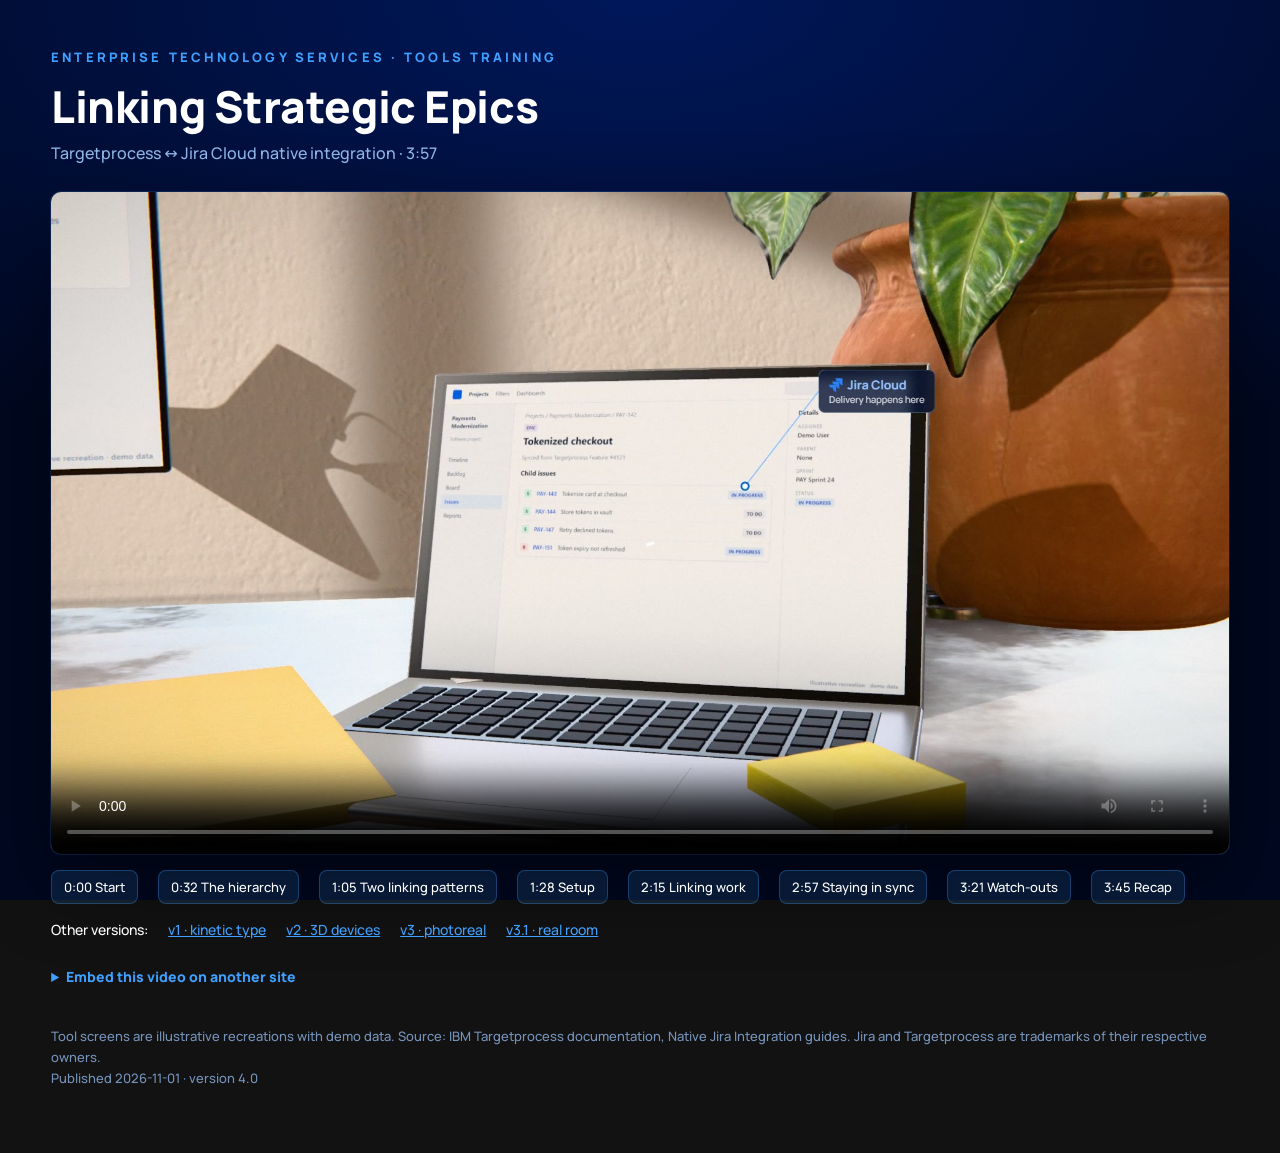
<file: index.html>
<!DOCTYPE html>
<html lang="en">
<head>
<meta charset="utf-8">
<meta name="viewport" content="width=device-width, initial-scale=1">
<meta name="robots" content="noindex, nofollow">
<title>Linking Strategic Epics · Targetprocess ↔ Jira Cloud tools training</title>
<link rel="stylesheet" href="css/site.css">
</head>
<body>
<main>
  <p class="kicker">Enterprise Technology Services · Tools training</p>
  <h1>Linking Strategic Epics</h1>
  <p class="sub">Targetprocess ↔ Jira Cloud native integration · 3:57</p>
  <video id="film" controls preload="metadata" playsinline poster="images/poster.jpg">
    <source src="video/linking-strategic-epics.mp4" type="video/mp4">
    <track kind="captions" src="video/linking-strategic-epics.en.vtt" srclang="en" label="English">
  </video>
  <nav class="chapters" aria-label="Chapters">
    <button type="button" data-t="0.00">0:00 Start</button>
    <button type="button" data-t="32.32">0:32 The hierarchy</button>
    <button type="button" data-t="64.65">1:05 Two linking patterns</button>
    <button type="button" data-t="88.34">1:28 Setup</button>
    <button type="button" data-t="135.40">2:15 Linking work</button>
    <button type="button" data-t="177.14">2:57 Staying in sync</button>
    <button type="button" data-t="200.62">3:21 Watch-outs</button>
    <button type="button" data-t="225.05">3:45 Recap</button>
  </nav>
  <nav aria-label="Other versions"><span>Other versions:</span>
    <a href="https://lorneh12.github.io/linking-strategic-epics/">v1 · kinetic type</a>
    <a href="https://lorneh12.github.io/linking-strategic-epics-v2/">v2 · 3D devices</a>
    <a href="https://lorneh12.github.io/linking-strategic-epics-v3/">v3 · photoreal</a>
    <a href="https://lorneh12.github.io/linking-strategic-epics-v3-1/">v3.1 · real room</a>
  </nav>
  <details class="embed">
    <summary>Embed this video on another site</summary>
    <p>Paste this where you want the player. It always shows the latest published version.</p>
    <pre><code>&lt;iframe src="https://lorneh12.github.io/linking-strategic-epics-watch/embed.html" title="Linking Strategic Epics" width="960" height="540" style="border:0;max-width:100%;aspect-ratio:16/9;height:auto" allow="fullscreen; picture-in-picture" allowfullscreen&gt;&lt;/iframe&gt;</code></pre>
  </details>
  <footer>Tool screens are illustrative recreations with demo data. Source: IBM Targetprocess documentation, Native Jira Integration guides. Jira and Targetprocess are trademarks of their respective owners.<br>Published 2026-11-01 · version 4.0</footer>
</main>
<script>
  // chapter buttons jump the video
  const v = document.getElementById('film');
  document.querySelectorAll('.chapters button').forEach(b => b.addEventListener('click', () => { v.currentTime = +b.dataset.t; v.play(); }));
</script>
</body>
</html>
</file>
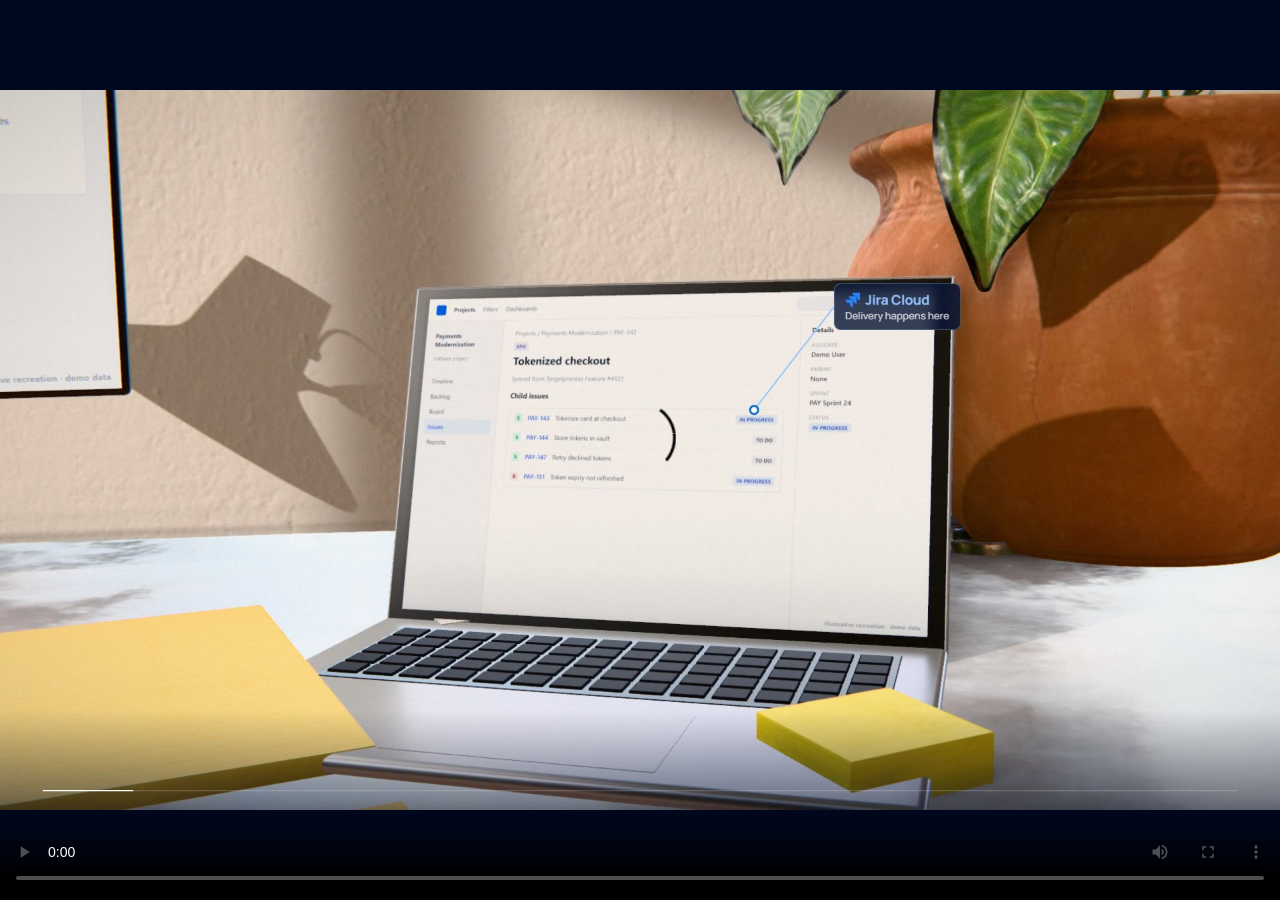
<file: embed.html>
<!DOCTYPE html>
<html lang="en">
<head>
<meta charset="utf-8">
<meta name="viewport" content="width=device-width, initial-scale=1">
<meta name="robots" content="noindex, nofollow">
<title>Linking Strategic Epics · player</title>
<style>html,body{margin:0;height:100%;background:#000820}video{width:100%;height:100%;display:block;object-fit:contain;background:#000820}</style>
</head>
<body>
<video controls preload="metadata" playsinline poster="images/poster.jpg" title="Linking Strategic Epics">
  <source src="video/linking-strategic-epics.mp4" type="video/mp4">
  <track kind="captions" src="video/linking-strategic-epics.en.vtt" srclang="en" label="English">
</video>
</body>
</html>
</file>
<file: css/site.css>
/* Watch page: colours first, then layout. */
:root {
  --amex-blue-light: #3FA0FF;   /* kicker, links */
  --text-soft: #8FB4E6;         /* subtitle, footer */
  --navy-top: #00175A;          /* page background, top */
  --navy-bottom: #000820;       /* page background, bottom */
  color-scheme: dark;
}
@font-face { font-family: Manrope; font-weight: 800; src: url(../fonts/Manrope-ExtraBold.ttf); }
@font-face { font-family: Manrope; font-weight: 500; src: url(../fonts/Manrope-Medium.ttf); }
body { margin: 0; min-height: 100vh; font-family: Manrope, system-ui, sans-serif; color: #fff;
       background: radial-gradient(120% 80% at 50% 0%, var(--navy-top) 0%, var(--navy-bottom) 70%) fixed; }
main { width: min(1200px, 92vw); margin: 0 auto; padding: 48px 0 64px; }
p.kicker { margin: 0 0 10px; color: var(--amex-blue-light); font-weight: 800; font-size: 13px; letter-spacing: .24em; text-transform: uppercase; }
h1 { margin: 0 0 6px; font-weight: 800; font-size: clamp(28px, 4vw, 44px); letter-spacing: -.01em; }
p.sub { margin: 0 0 28px; color: var(--text-soft); font-weight: 500; }
video { width: 100%; aspect-ratio: 16 / 9; display: block; border-radius: 10px; background: var(--navy-bottom);
        box-shadow: 0 30px 80px rgba(0, 0, 0, .45), 0 0 0 1px rgba(63, 160, 255, .18); }
nav { margin-top: 16px; display: flex; gap: 10px 20px; flex-wrap: wrap; font-size: 14px; font-weight: 500; align-items: center; }
.chapters button { font: inherit; font-size: 13px; color: #fff; background: rgba(63, 160, 255, .12); border: 1px solid rgba(63, 160, 255, .3);
                   border-radius: 8px; padding: 7px 12px; cursor: pointer; }
.chapters button:hover, .chapters button:focus-visible { background: rgba(63, 160, 255, .25); outline: none; }
.embed { margin-top: 28px; color: var(--text-soft); font-size: 14px; }
.embed summary { cursor: pointer; color: var(--amex-blue-light); font-weight: 800; }
.embed pre { white-space: pre-wrap; word-break: break-all; background: rgba(0, 0, 0, .35); border: 1px solid rgba(63, 160, 255, .2); border-radius: 8px; padding: 12px; color: #D6E4F7; font-size: 12.5px; }
a { color: var(--amex-blue-light); }
footer { margin-top: 40px; color: var(--text-soft); font-size: 13px; font-weight: 500; opacity: .8; line-height: 1.6; }
</file>
